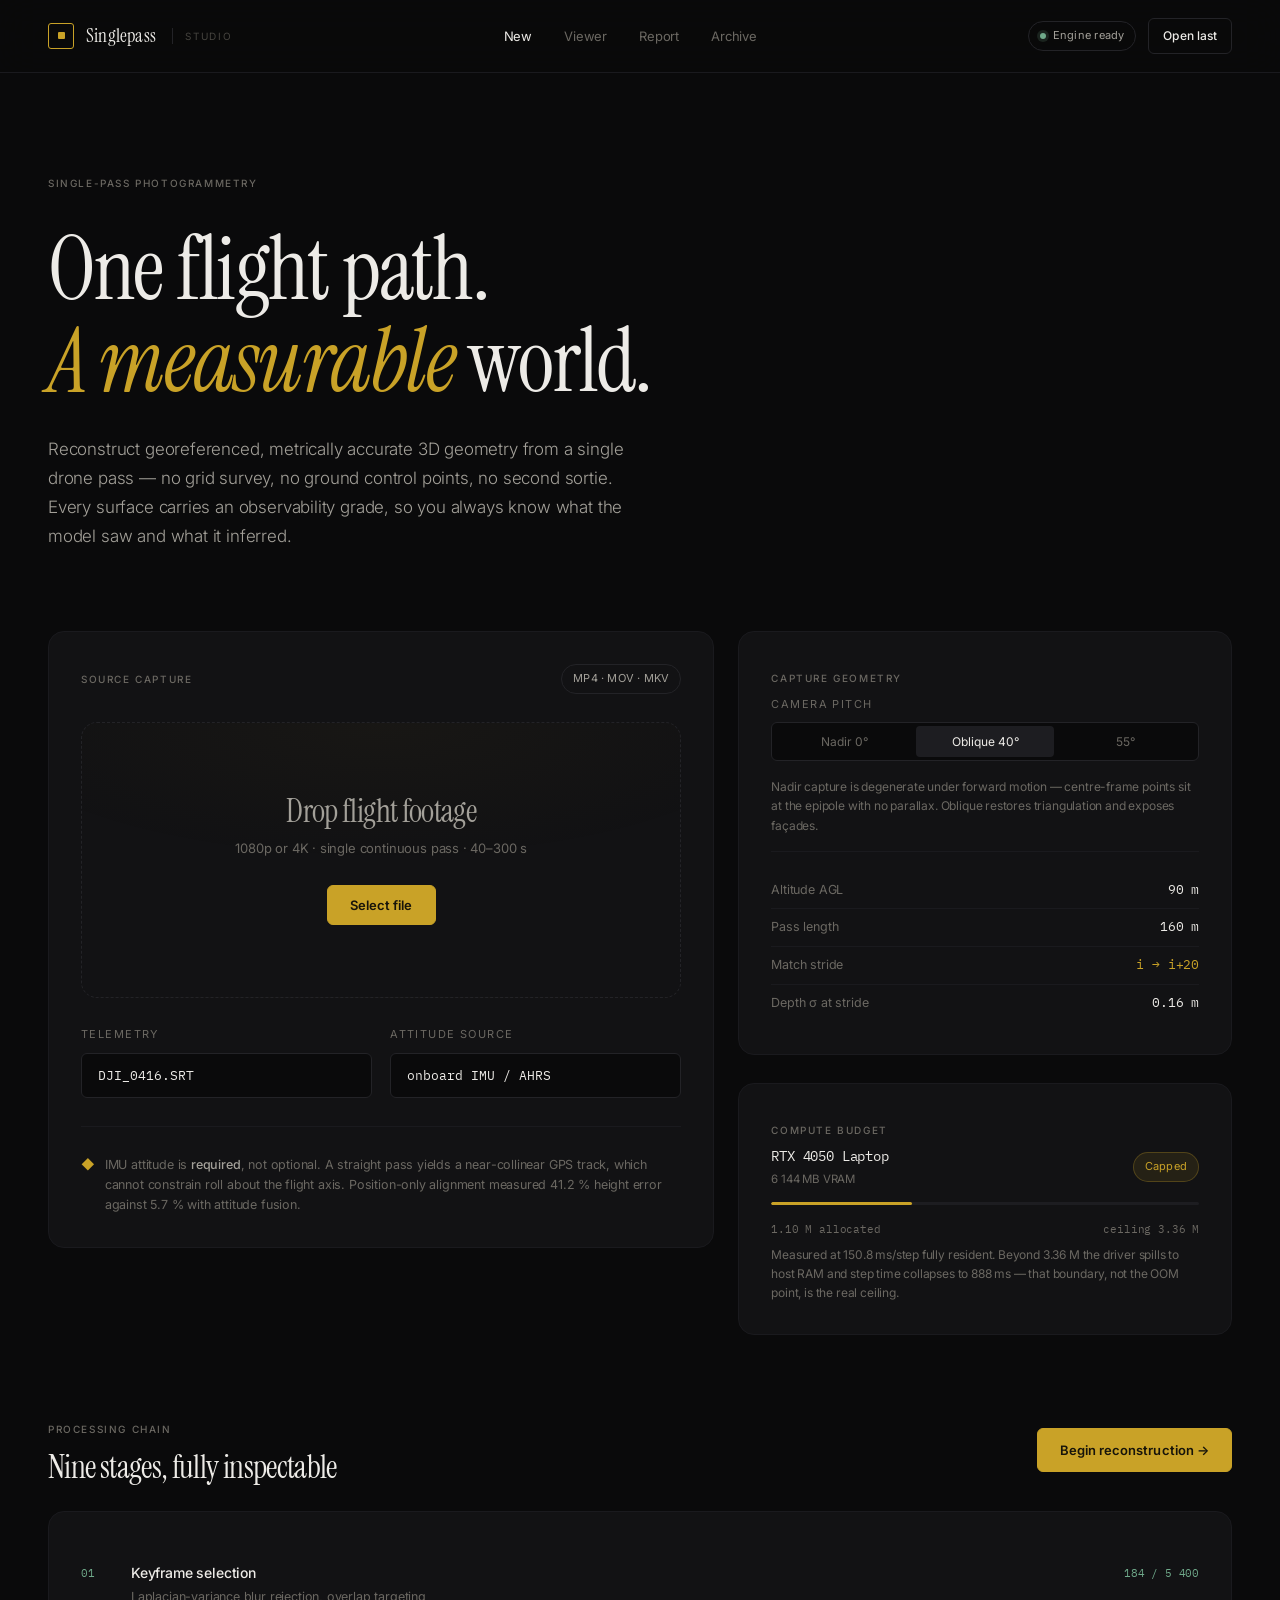
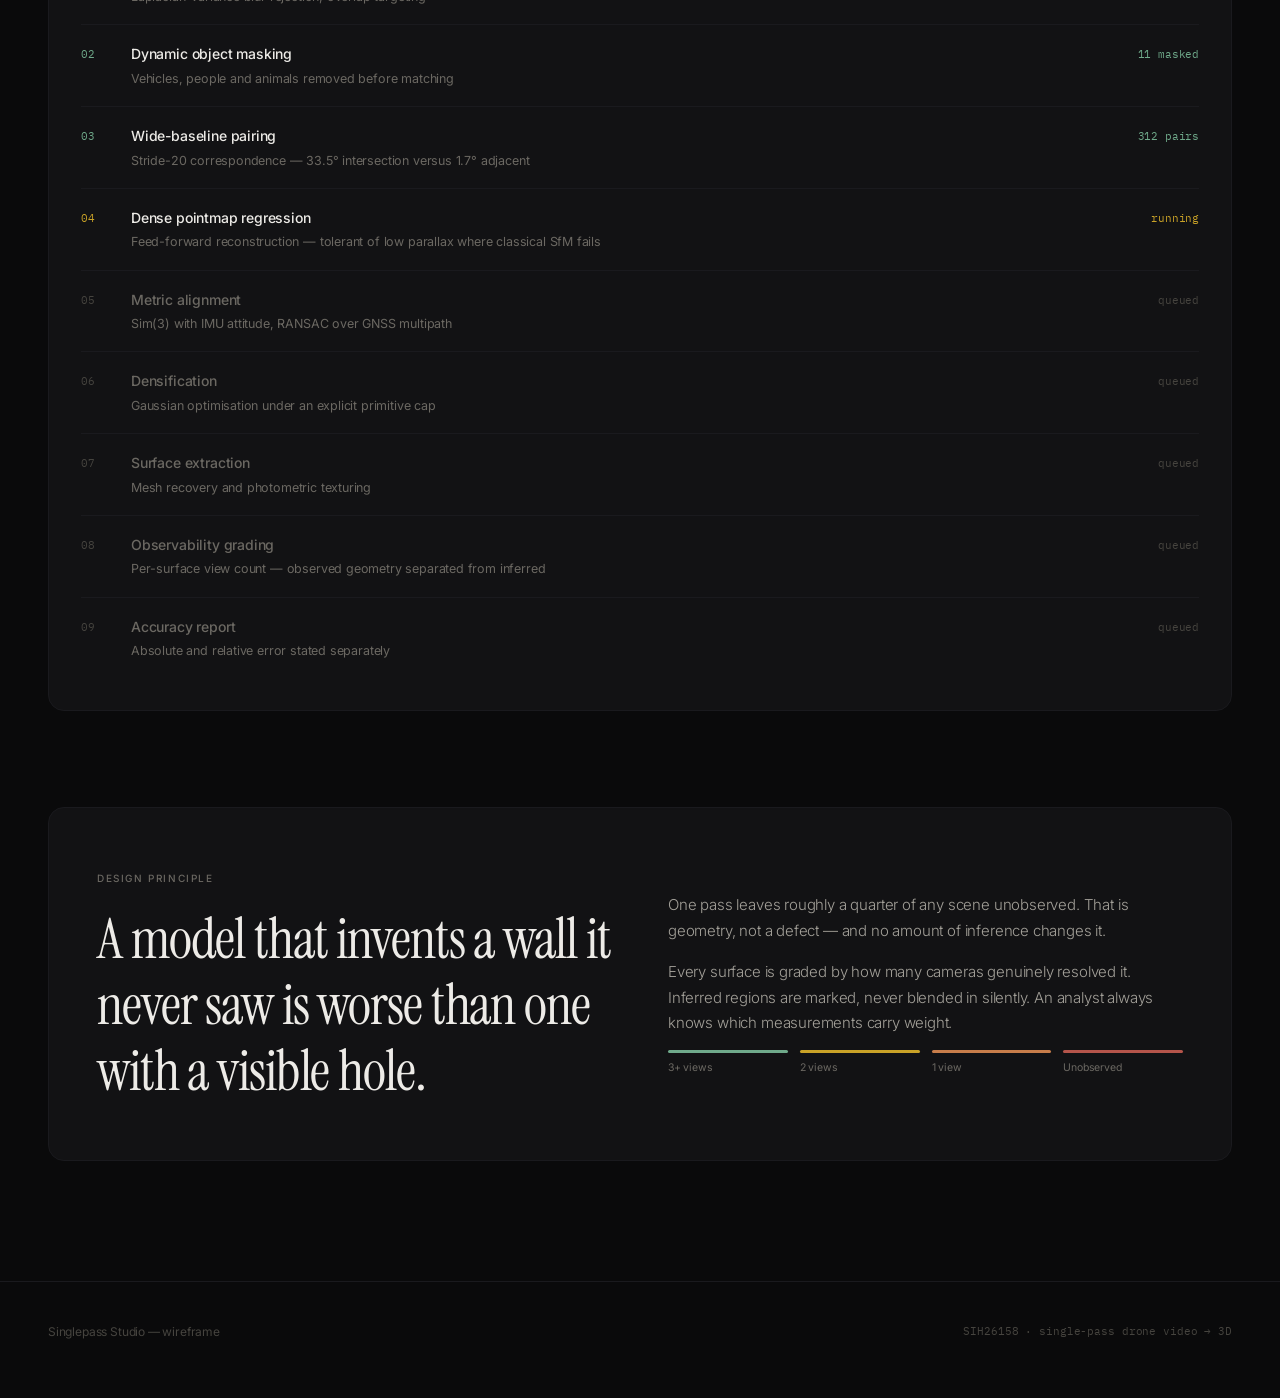
<file: web/index.html>
<!DOCTYPE html>
<html lang="en">
<head>
<meta charset="UTF-8">
<meta name="viewport" content="width=device-width, initial-scale=1">
<title>Singlepass Studio — New Reconstruction</title>
<link rel="stylesheet" href="styles.css">
</head>
<body>

<header class="topbar">
  <div class="shell topbar-inner">
    <a class="brand" href="index.html">
      <span class="brand-mark"></span>
      <span class="brand-name">Singlepass</span>
      <span class="brand-sub">Studio</span>
    </a>
    <nav class="nav">
      <a href="index.html" class="is-active">New</a>
      <a href="viewer.html">Viewer</a>
      <a href="report.html">Report</a>
      <a href="#">Archive</a>
    </nav>
    <div class="row">
      <span class="pill"><span class="dot dot-live"></span> Engine ready</span>
      <a href="viewer.html" class="btn btn-sm">Open last</a>
    </div>
  </div>
</header>

<main class="shell" style="padding-top:96px">

  <!-- ── hero ─────────────────────────────────────────── -->
  <section class="stack" style="max-width:820px">
    <span class="label">Single-pass photogrammetry</span>
    <h1 class="display display-xl">
      One flight path.<br>
      <em style="color:var(--accent)">A measurable</em> world.
    </h1>
    <p class="lede">
      Reconstruct georeferenced, metrically accurate 3D geometry from a single
      drone pass — no grid survey, no ground control points, no second sortie.
      Every surface carries an observability grade, so you always know what the
      model saw and what it inferred.
    </p>
  </section>

  <!-- ── intake ───────────────────────────────────────── -->
  <section style="margin-top:80px">
    <div class="grid-2" style="grid-template-columns:1.35fr 1fr;gap:24px;align-items:start">

      <div class="panel panel-pad stack">
        <div class="row-between">
          <span class="label">Source capture</span>
          <span class="pill">MP4 · MOV · MKV</span>
        </div>

        <div class="dropzone">
          <div class="display display-md" style="color:var(--text-2)">Drop flight footage</div>
          <p class="dim" style="font-size:13px;margin-top:10px">
            1080p or 4K · single continuous pass · 40–300 s
          </p>
          <button class="btn btn-primary" style="margin-top:26px">Select file</button>
        </div>

        <div class="grid-2" style="gap:18px">
          <div class="field">
            <label class="field-label">Telemetry</label>
            <input class="input" value="DJI_0416.SRT" readonly>
          </div>
          <div class="field">
            <label class="field-label">Attitude source</label>
            <input class="input" value="onboard IMU / AHRS" readonly>
          </div>
        </div>

        <div class="rule-top row" style="gap:10px;align-items:flex-start">
          <span style="color:var(--accent);font-size:13px;line-height:1.5">◆</span>
          <p class="dim" style="font-size:12.5px;line-height:1.6;margin:0">
            IMU attitude is <strong style="color:var(--text-2);font-weight:500">required</strong>, not optional.
            A straight pass yields a near-collinear GPS track, which cannot constrain roll about
            the flight axis. Position-only alignment measured 41.2 % height error against 5.7 %
            with attitude fusion.
          </p>
        </div>
      </div>

      <div class="stack" style="gap:20px">

        <div class="panel panel-pad stack-sm">
          <span class="label">Capture geometry</span>

          <div class="field" style="margin-top:6px">
            <label class="field-label">Camera pitch</label>
            <div class="seg" style="width:100%">
              <button style="flex:1">Nadir 0°</button>
              <button class="is-on" style="flex:1">Oblique 40°</button>
              <button style="flex:1">55°</button>
            </div>
          </div>

          <p class="dim" style="font-size:12px;line-height:1.6">
            Nadir capture is degenerate under forward motion — centre-frame points sit at
            the epipole with no parallax. Oblique restores triangulation and exposes façades.
          </p>

          <div class="rule-top" style="padding-top:20px">
            <div class="kv"><span class="kv-k">Altitude AGL</span><span class="kv-v">90 m</span></div>
            <div class="kv"><span class="kv-k">Pass length</span><span class="kv-v">160 m</span></div>
            <div class="kv"><span class="kv-k">Match stride</span><span class="kv-v accent">i → i+20</span></div>
            <div class="kv"><span class="kv-k">Depth σ at stride</span><span class="kv-v">0.16 m</span></div>
          </div>
        </div>

        <div class="panel panel-pad stack-sm">
          <span class="label">Compute budget</span>
          <div class="row-between" style="margin-top:4px">
            <div>
              <div class="kv-v" style="font-size:14px">RTX 4050 Laptop</div>
              <div class="dim" style="font-size:11.5px;margin-top:2px">6 144 MB VRAM</div>
            </div>
            <span class="pill pill-accent">Capped</span>
          </div>
          <div class="bar" style="margin-top:14px"><span style="width:33%;background:var(--accent)"></span></div>
          <div class="row-between dim" style="font-size:11px;font-family:'IBM Plex Mono',monospace">
            <span>1.10 M allocated</span><span>ceiling 3.36 M</span>
          </div>
          <p class="dim" style="font-size:12px;line-height:1.6;margin-top:6px">
            Measured at 150.8 ms/step fully resident. Beyond 3.36 M the driver spills to
            host RAM and step time collapses to 888 ms — that boundary, not the OOM point,
            is the real ceiling.
          </p>
        </div>

      </div>
    </div>
  </section>

  <!-- ── pipeline ─────────────────────────────────────── -->
  <section style="margin-top:80px">
    <div class="row-between" style="margin-bottom:26px">
      <div>
        <span class="label">Processing chain</span>
        <h2 class="display display-md" style="margin-top:10px">Nine stages, fully inspectable</h2>
      </div>
      <a href="viewer.html" class="btn btn-primary">Begin reconstruction →</a>
    </div>

    <div class="panel panel-pad">
      <div class="pipe">
        <div class="pipe-step is-done">
          <span class="pipe-idx">01</span>
          <div><div class="pipe-name">Keyframe selection</div>
            <div class="pipe-desc">Laplacian-variance blur rejection, overlap targeting</div></div>
          <span class="pipe-state">184 / 5 400</span>
        </div>
        <div class="pipe-step is-done">
          <span class="pipe-idx">02</span>
          <div><div class="pipe-name">Dynamic object masking</div>
            <div class="pipe-desc">Vehicles, people and animals removed before matching</div></div>
          <span class="pipe-state">11 masked</span>
        </div>
        <div class="pipe-step is-done">
          <span class="pipe-idx">03</span>
          <div><div class="pipe-name">Wide-baseline pairing</div>
            <div class="pipe-desc">Stride-20 correspondence — 33.5° intersection versus 1.7° adjacent</div></div>
          <span class="pipe-state">312 pairs</span>
        </div>
        <div class="pipe-step is-live">
          <span class="pipe-idx">04</span>
          <div><div class="pipe-name">Dense pointmap regression</div>
            <div class="pipe-desc">Feed-forward reconstruction — tolerant of low parallax where classical SfM fails</div></div>
          <span class="pipe-state">running</span>
        </div>
        <div class="pipe-step">
          <span class="pipe-idx">05</span>
          <div><div class="pipe-name">Metric alignment</div>
            <div class="pipe-desc">Sim(3) with IMU attitude, RANSAC over GNSS multipath</div></div>
          <span class="pipe-state">queued</span>
        </div>
        <div class="pipe-step">
          <span class="pipe-idx">06</span>
          <div><div class="pipe-name">Densification</div>
            <div class="pipe-desc">Gaussian optimisation under an explicit primitive cap</div></div>
          <span class="pipe-state">queued</span>
        </div>
        <div class="pipe-step">
          <span class="pipe-idx">07</span>
          <div><div class="pipe-name">Surface extraction</div>
            <div class="pipe-desc">Mesh recovery and photometric texturing</div></div>
          <span class="pipe-state">queued</span>
        </div>
        <div class="pipe-step">
          <span class="pipe-idx">08</span>
          <div><div class="pipe-name">Observability grading</div>
            <div class="pipe-desc">Per-surface view count — observed geometry separated from inferred</div></div>
          <span class="pipe-state">queued</span>
        </div>
        <div class="pipe-step">
          <span class="pipe-idx">09</span>
          <div><div class="pipe-name">Accuracy report</div>
            <div class="pipe-desc">Absolute and relative error stated separately</div></div>
          <span class="pipe-state">queued</span>
        </div>
      </div>
    </div>
  </section>

  <!-- ── principle ────────────────────────────────────── -->
  <section style="margin-top:96px">
    <div class="panel panel-pad" style="padding:56px 48px">
      <div class="grid-2" style="gap:56px;align-items:center">
        <div class="stack-sm">
          <span class="label">Design principle</span>
          <p class="display display-lg" style="line-height:1.18">
            A model that invents a wall it never saw is worse than one with a visible hole.
          </p>
        </div>
        <div class="stack-sm">
          <p class="lede" style="font-size:15px">
            One pass leaves roughly a quarter of any scene unobserved. That is geometry,
            not a defect — and no amount of inference changes it.
          </p>
          <p class="lede" style="font-size:15px">
            Every surface is graded by how many cameras genuinely resolved it. Inferred
            regions are marked, never blended in silently. An analyst always knows which
            measurements carry weight.
          </p>
          <div class="grid-4" style="gap:12px;margin-top:14px">
            <div><div class="legend-sw" style="background:var(--conf-high);width:100%"></div><div class="dim" style="font-size:10.5px;margin-top:7px">3+ views</div></div>
            <div><div class="legend-sw" style="background:var(--conf-mid);width:100%"></div><div class="dim" style="font-size:10.5px;margin-top:7px">2 views</div></div>
            <div><div class="legend-sw" style="background:var(--conf-low);width:100%"></div><div class="dim" style="font-size:10.5px;margin-top:7px">1 view</div></div>
            <div><div class="legend-sw" style="background:var(--conf-none);width:100%"></div><div class="dim" style="font-size:10.5px;margin-top:7px">Unobserved</div></div>
          </div>
        </div>
      </div>
    </div>
  </section>

</main>

<footer>
  <div class="shell row-between">
    <span>Singlepass Studio — wireframe</span>
    <span class="mono" style="font-size:11px">SIH26158 · single-pass drone video → 3D</span>
  </div>
</footer>

</body>
</html>
</file>
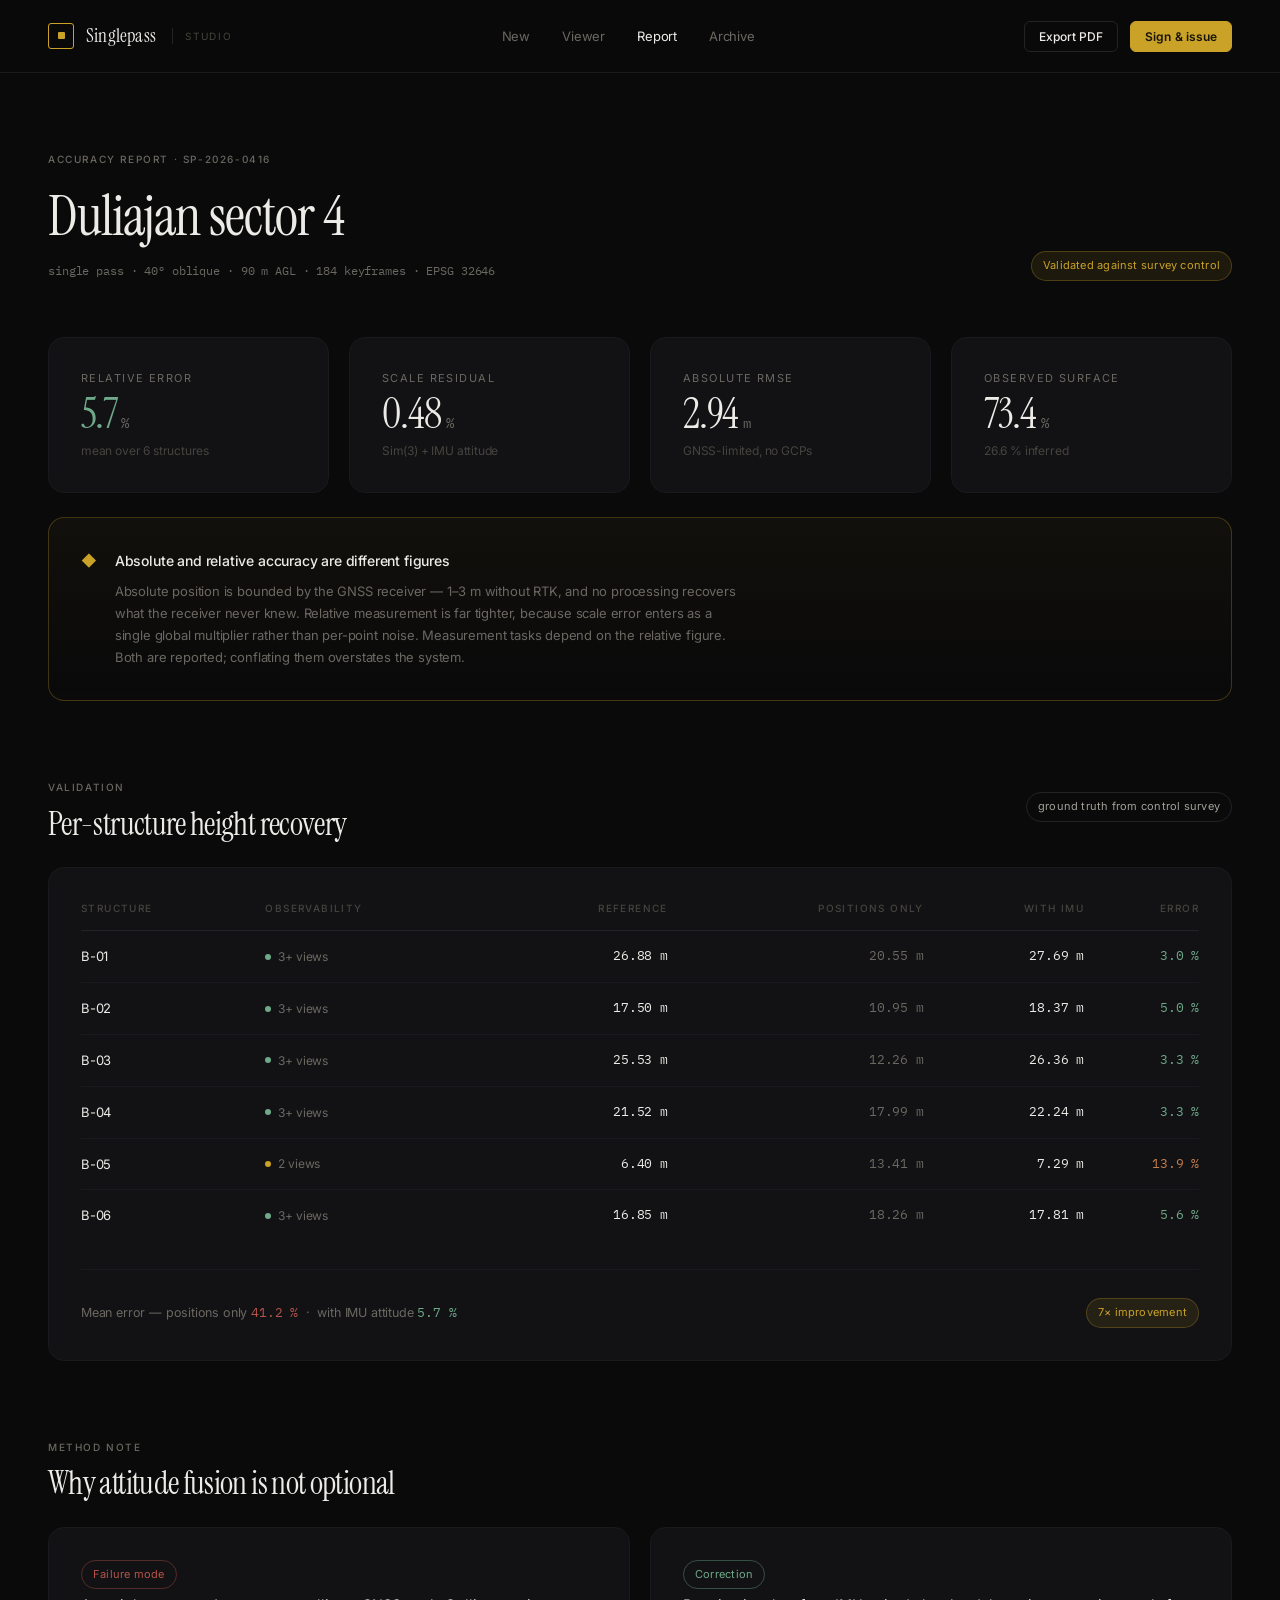
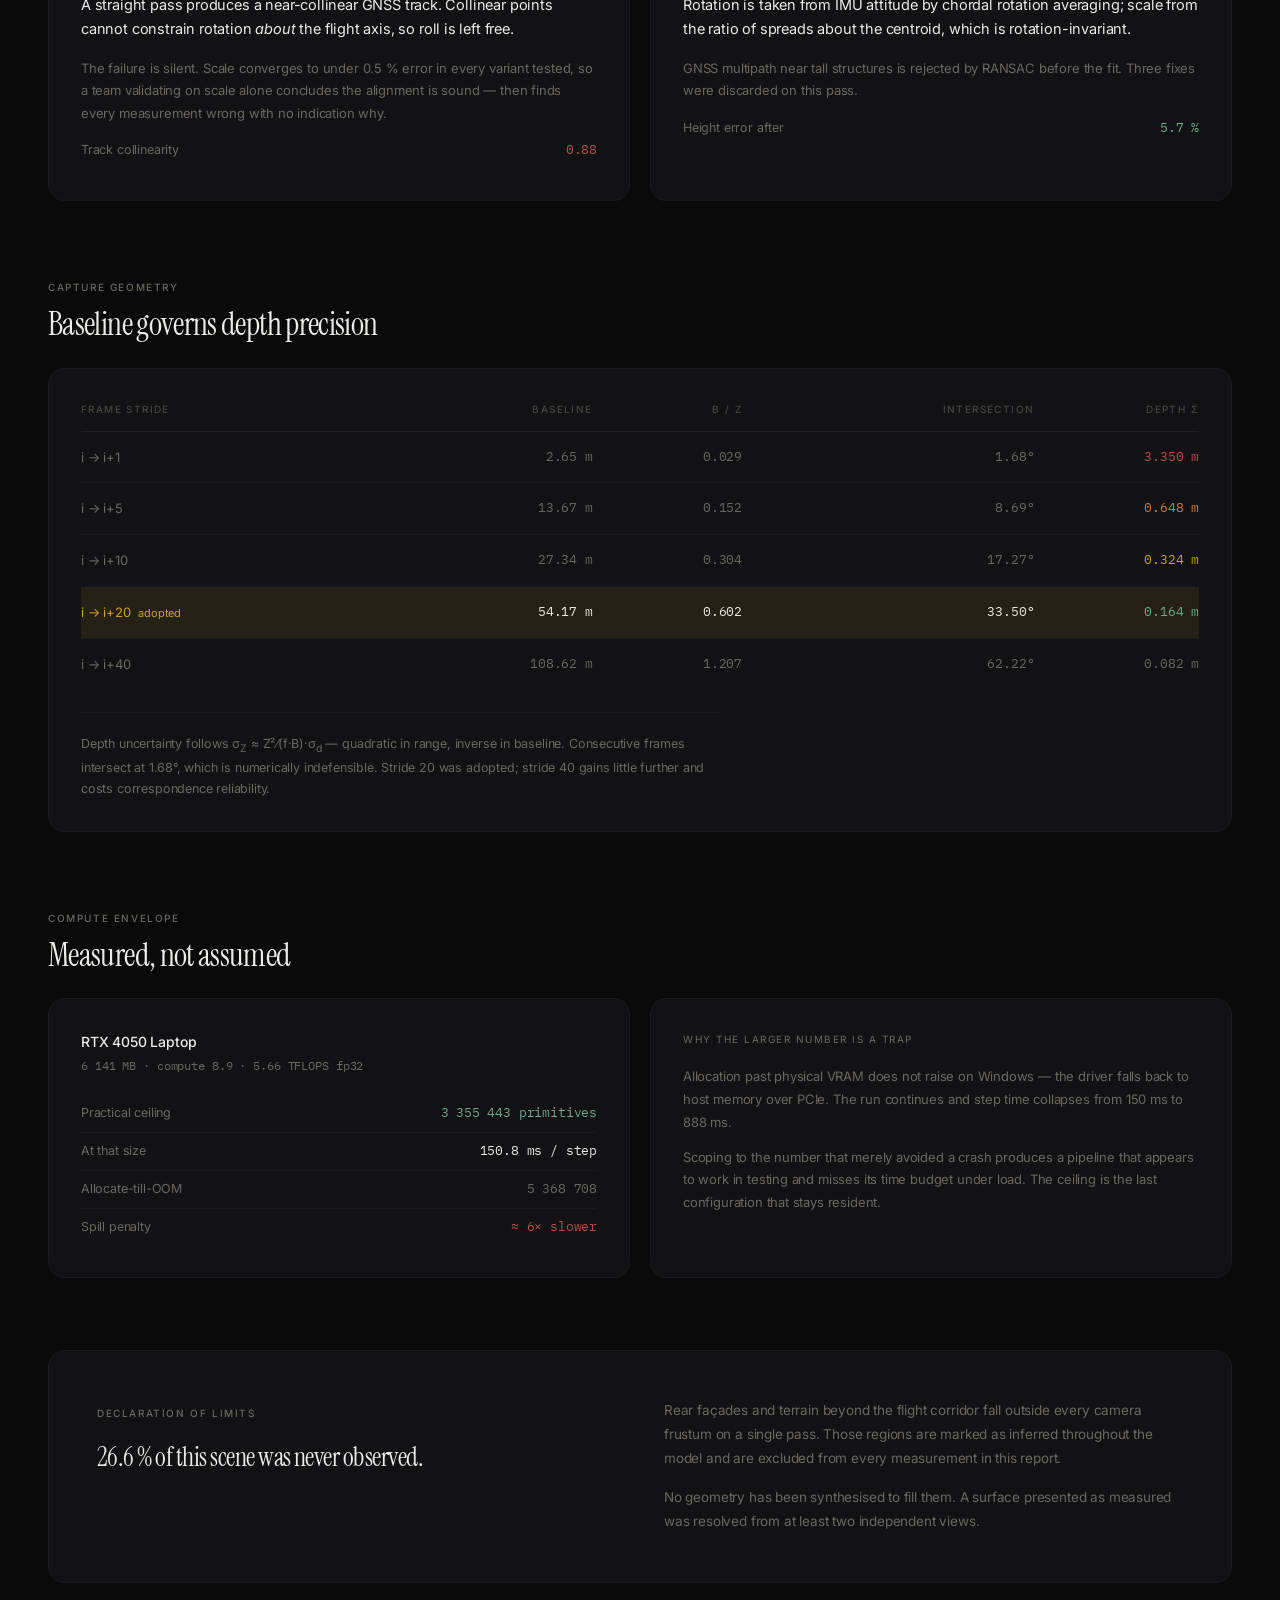
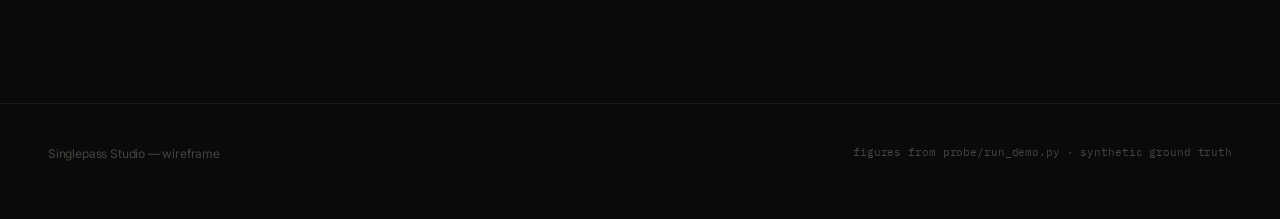
<file: web/report.html>
<!DOCTYPE html>
<html lang="en">
<head>
<meta charset="UTF-8">
<meta name="viewport" content="width=device-width, initial-scale=1">
<title>Singlepass Studio — Accuracy Report</title>
<link rel="stylesheet" href="styles.css">
</head>
<body>

<header class="topbar">
  <div class="shell topbar-inner">
    <a class="brand" href="index.html">
      <span class="brand-mark"></span>
      <span class="brand-name">Singlepass</span>
      <span class="brand-sub">Studio</span>
    </a>
    <nav class="nav">
      <a href="index.html">New</a>
      <a href="viewer.html">Viewer</a>
      <a href="report.html" class="is-active">Report</a>
      <a href="#">Archive</a>
    </nav>
    <div class="row">
      <button class="btn btn-sm">Export PDF</button>
      <button class="btn btn-primary btn-sm">Sign &amp; issue</button>
    </div>
  </div>
</header>

<main class="shell" style="padding-top:72px">

  <!-- ── masthead ─────────────────────────────────────── -->
  <section class="row-between" style="align-items:flex-end">
    <div class="stack-sm">
      <span class="label">Accuracy report · SP-2026-0416</span>
      <h1 class="display display-lg">Duliajan sector 4</h1>
      <p class="dim mono" style="font-size:12px">
        single pass · 40° oblique · 90 m AGL · 184 keyframes · EPSG 32646
      </p>
    </div>
    <span class="pill pill-accent">Validated against survey control</span>
  </section>

  <!-- ── headline metrics ─────────────────────────────── -->
  <section class="grid-4" style="margin-top:56px">
    <div class="panel panel-pad metric">
      <span class="metric-label">Relative error</span>
      <span class="metric-value" style="color:var(--conf-high)">5.7<span class="unit">%</span></span>
      <span class="metric-note">mean over 6 structures</span>
    </div>
    <div class="panel panel-pad metric">
      <span class="metric-label">Scale residual</span>
      <span class="metric-value">0.48<span class="unit">%</span></span>
      <span class="metric-note">Sim(3) + IMU attitude</span>
    </div>
    <div class="panel panel-pad metric">
      <span class="metric-label">Absolute RMSE</span>
      <span class="metric-value">2.94<span class="unit">m</span></span>
      <span class="metric-note">GNSS-limited, no GCPs</span>
    </div>
    <div class="panel panel-pad metric">
      <span class="metric-label">Observed surface</span>
      <span class="metric-value">73.4<span class="unit">%</span></span>
      <span class="metric-note">26.6 % inferred</span>
    </div>
  </section>

  <!-- ── the distinction ──────────────────────────────── -->
  <section style="margin-top:24px">
    <div class="panel panel-pad" style="border-color:var(--accent-mid);background:linear-gradient(180deg,rgba(201,162,39,.045),transparent)">
      <div class="row" style="align-items:flex-start;gap:18px">
        <span class="accent" style="font-size:15px;line-height:1.4">◆</span>
        <div>
          <div style="font-size:14px;font-weight:500;margin-bottom:7px">Absolute and relative accuracy are different figures</div>
          <p class="dim" style="font-size:13px;line-height:1.7;margin:0;max-width:78ch">
            Absolute position is bounded by the GNSS receiver — 1–3 m without RTK, and no
            processing recovers what the receiver never knew. Relative measurement is far
            tighter, because scale error enters as a single global multiplier rather than
            per-point noise. Measurement tasks depend on the relative figure. Both are
            reported; conflating them overstates the system.
          </p>
        </div>
      </div>
    </div>
  </section>

  <!-- ── per-structure ────────────────────────────────── -->
  <section style="margin-top:72px">
    <div class="row-between" style="margin-bottom:26px">
      <div>
        <span class="label">Validation</span>
        <h2 class="display display-md" style="margin-top:9px">Per-structure height recovery</h2>
      </div>
      <span class="pill">ground truth from control survey</span>
    </div>

    <div class="panel panel-pad">
      <table class="table">
        <thead>
          <tr>
            <th>Structure</th>
            <th>Observability</th>
            <th style="text-align:right">Reference</th>
            <th style="text-align:right">Positions only</th>
            <th style="text-align:right">With IMU</th>
            <th style="text-align:right">Error</th>
          </tr>
        </thead>
        <tbody>
          <tr>
            <td>B-01</td>
            <td><span class="row" style="gap:7px"><span class="dot" style="background:var(--conf-high)"></span><span class="dim" style="font-size:12px">3+ views</span></span></td>
            <td class="num" style="text-align:right">26.88 m</td>
            <td class="num dim" style="text-align:right">20.55 m</td>
            <td class="num" style="text-align:right">27.69 m</td>
            <td class="num" style="text-align:right;color:var(--conf-high)">3.0 %</td>
          </tr>
          <tr>
            <td>B-02</td>
            <td><span class="row" style="gap:7px"><span class="dot" style="background:var(--conf-high)"></span><span class="dim" style="font-size:12px">3+ views</span></span></td>
            <td class="num" style="text-align:right">17.50 m</td>
            <td class="num dim" style="text-align:right">10.95 m</td>
            <td class="num" style="text-align:right">18.37 m</td>
            <td class="num" style="text-align:right;color:var(--conf-high)">5.0 %</td>
          </tr>
          <tr>
            <td>B-03</td>
            <td><span class="row" style="gap:7px"><span class="dot" style="background:var(--conf-high)"></span><span class="dim" style="font-size:12px">3+ views</span></span></td>
            <td class="num" style="text-align:right">25.53 m</td>
            <td class="num dim" style="text-align:right">12.26 m</td>
            <td class="num" style="text-align:right">26.36 m</td>
            <td class="num" style="text-align:right;color:var(--conf-high)">3.3 %</td>
          </tr>
          <tr>
            <td>B-04</td>
            <td><span class="row" style="gap:7px"><span class="dot" style="background:var(--conf-high)"></span><span class="dim" style="font-size:12px">3+ views</span></span></td>
            <td class="num" style="text-align:right">21.52 m</td>
            <td class="num dim" style="text-align:right">17.99 m</td>
            <td class="num" style="text-align:right">22.24 m</td>
            <td class="num" style="text-align:right;color:var(--conf-high)">3.3 %</td>
          </tr>
          <tr>
            <td>B-05</td>
            <td><span class="row" style="gap:7px"><span class="dot" style="background:var(--conf-mid)"></span><span class="dim" style="font-size:12px">2 views</span></span></td>
            <td class="num" style="text-align:right">6.40 m</td>
            <td class="num dim" style="text-align:right">13.41 m</td>
            <td class="num" style="text-align:right">7.29 m</td>
            <td class="num" style="text-align:right;color:var(--conf-low)">13.9 %</td>
          </tr>
          <tr>
            <td>B-06</td>
            <td><span class="row" style="gap:7px"><span class="dot" style="background:var(--conf-high)"></span><span class="dim" style="font-size:12px">3+ views</span></span></td>
            <td class="num" style="text-align:right">16.85 m</td>
            <td class="num dim" style="text-align:right">18.26 m</td>
            <td class="num" style="text-align:right">17.81 m</td>
            <td class="num" style="text-align:right;color:var(--conf-high)">5.6 %</td>
          </tr>
        </tbody>
      </table>

      <div class="rule-top row-between" style="margin-top:28px">
        <span class="dim" style="font-size:12.5px">
          Mean error — positions only <span class="mono" style="color:var(--conf-none)">41.2 %</span>
          &nbsp;·&nbsp; with IMU attitude <span class="mono" style="color:var(--conf-high)">5.7 %</span>
        </span>
        <span class="pill pill-accent">7× improvement</span>
      </div>
    </div>
  </section>

  <!-- ── why ──────────────────────────────────────────── -->
  <section style="margin-top:72px">
    <span class="label">Method note</span>
    <h2 class="display display-md" style="margin-top:9px;margin-bottom:26px">Why attitude fusion is not optional</h2>

    <div class="grid-2" style="gap:20px">
      <div class="panel panel-pad stack-sm">
        <span class="pill" style="color:var(--conf-none);border-color:rgba(180,84,74,.4)">Failure mode</span>
        <p style="font-size:14.5px;line-height:1.65;margin-top:4px">
          A straight pass produces a near-collinear GNSS track. Collinear points cannot
          constrain rotation <em>about</em> the flight axis, so roll is left free.
        </p>
        <p class="dim" style="font-size:13px;line-height:1.7">
          The failure is silent. Scale converges to under 0.5 % error in every variant
          tested, so a team validating on scale alone concludes the alignment is sound —
          then finds every measurement wrong with no indication why.
        </p>
        <div class="kv" style="margin-top:8px"><span class="kv-k">Track collinearity</span><span class="kv-v" style="color:var(--conf-none)">0.88</span></div>
      </div>

      <div class="panel panel-pad stack-sm">
        <span class="pill" style="color:var(--conf-high);border-color:rgba(111,169,138,.4)">Correction</span>
        <p style="font-size:14.5px;line-height:1.65;margin-top:4px">
          Rotation is taken from IMU attitude by chordal rotation averaging; scale from the
          ratio of spreads about the centroid, which is rotation-invariant.
        </p>
        <p class="dim" style="font-size:13px;line-height:1.7">
          GNSS multipath near tall structures is rejected by RANSAC before the fit. Three
          fixes were discarded on this pass.
        </p>
        <div class="kv" style="margin-top:8px"><span class="kv-k">Height error after</span><span class="kv-v" style="color:var(--conf-high)">5.7 %</span></div>
      </div>
    </div>
  </section>

  <!-- ── geometry budget ──────────────────────────────── -->
  <section style="margin-top:72px">
    <span class="label">Capture geometry</span>
    <h2 class="display display-md" style="margin-top:9px;margin-bottom:26px">Baseline governs depth precision</h2>

    <div class="panel panel-pad">
      <table class="table">
        <thead>
          <tr>
            <th>Frame stride</th>
            <th style="text-align:right">Baseline</th>
            <th style="text-align:right">B / Z</th>
            <th style="text-align:right">Intersection</th>
            <th style="text-align:right">Depth σ</th>
          </tr>
        </thead>
        <tbody>
          <tr><td class="dim">i → i+1</td><td class="num dim" style="text-align:right">2.65 m</td><td class="num dim" style="text-align:right">0.029</td><td class="num dim" style="text-align:right">1.68°</td><td class="num" style="text-align:right;color:var(--conf-none)">3.350 m</td></tr>
          <tr><td class="dim">i → i+5</td><td class="num dim" style="text-align:right">13.67 m</td><td class="num dim" style="text-align:right">0.152</td><td class="num dim" style="text-align:right">8.69°</td><td class="num" style="text-align:right;color:var(--conf-low)">0.648 m</td></tr>
          <tr><td class="dim">i → i+10</td><td class="num dim" style="text-align:right">27.34 m</td><td class="num dim" style="text-align:right">0.304</td><td class="num dim" style="text-align:right">17.27°</td><td class="num" style="text-align:right;color:var(--conf-mid)">0.324 m</td></tr>
          <tr style="background:var(--accent-lo)"><td class="accent">i → i+20 &nbsp;<span style="font-size:11px">adopted</span></td><td class="num" style="text-align:right">54.17 m</td><td class="num" style="text-align:right">0.602</td><td class="num" style="text-align:right">33.50°</td><td class="num" style="text-align:right;color:var(--conf-high)">0.164 m</td></tr>
          <tr><td class="dim">i → i+40</td><td class="num dim" style="text-align:right">108.62 m</td><td class="num dim" style="text-align:right">1.207</td><td class="num dim" style="text-align:right">62.22°</td><td class="num dim" style="text-align:right">0.082 m</td></tr>
        </tbody>
      </table>
      <p class="dim" style="font-size:12.5px;line-height:1.7;margin-top:22px;padding-top:20px;border-top:1px solid var(--line-soft);max-width:80ch">
        Depth uncertainty follows σ<sub>Z</sub> ≈ Z²⁄(f·B)·σ<sub>d</sub> — quadratic in range,
        inverse in baseline. Consecutive frames intersect at 1.68°, which is numerically
        indefensible. Stride 20 was adopted; stride 40 gains little further and costs
        correspondence reliability.
      </p>
    </div>
  </section>

  <!-- ── compute ──────────────────────────────────────── -->
  <section style="margin-top:72px">
    <span class="label">Compute envelope</span>
    <h2 class="display display-md" style="margin-top:9px;margin-bottom:26px">Measured, not assumed</h2>

    <div class="grid-2" style="gap:20px;grid-template-columns:1fr 1fr">
      <div class="panel panel-pad">
        <div class="row-between" style="margin-bottom:20px">
          <div>
            <div style="font-size:14px;font-weight:500">RTX 4050 Laptop</div>
            <div class="dim mono" style="font-size:11.5px;margin-top:3px">6 141 MB · compute 8.9 · 5.66 TFLOPS fp32</div>
          </div>
        </div>
        <div class="kv"><span class="kv-k">Practical ceiling</span><span class="kv-v" style="color:var(--conf-high)">3 355 443 primitives</span></div>
        <div class="kv"><span class="kv-k">At that size</span><span class="kv-v">150.8 ms / step</span></div>
        <div class="kv"><span class="kv-k">Allocate-till-OOM</span><span class="kv-v dim">5 368 708</span></div>
        <div class="kv"><span class="kv-k">Spill penalty</span><span class="kv-v" style="color:var(--conf-none)">≈ 6× slower</span></div>
      </div>

      <div class="panel panel-pad">
        <div class="card-title" style="margin-bottom:18px">Why the larger number is a trap</div>
        <p class="dim" style="font-size:13px;line-height:1.75">
          Allocation past physical VRAM does not raise on Windows — the driver falls back
          to host memory over PCIe. The run continues and step time collapses from
          150 ms to 888 ms.
        </p>
        <p class="dim" style="font-size:13px;line-height:1.75;margin-top:12px">
          Scoping to the number that merely avoided a crash produces a pipeline that
          appears to work in testing and misses its time budget under load. The ceiling
          is the last configuration that stays resident.
        </p>
      </div>
    </div>
  </section>

  <!-- ── declaration ──────────────────────────────────── -->
  <section style="margin-top:72px;margin-bottom:40px">
    <div class="panel panel-pad" style="padding:48px">
      <div class="grid-2" style="gap:48px;align-items:start">
        <div class="stack-sm">
          <span class="label">Declaration of limits</span>
          <p class="display" style="font-size:26px;line-height:1.3">
            26.6 % of this scene was never observed.
          </p>
        </div>
        <div class="stack-sm">
          <p class="dim" style="font-size:13.5px;line-height:1.75">
            Rear façades and terrain beyond the flight corridor fall outside every camera
            frustum on a single pass. Those regions are marked as inferred throughout the
            model and are excluded from every measurement in this report.
          </p>
          <p class="dim" style="font-size:13.5px;line-height:1.75">
            No geometry has been synthesised to fill them. A surface presented as measured
            was resolved from at least two independent views.
          </p>
        </div>
      </div>
    </div>
  </section>

</main>

<footer>
  <div class="shell row-between">
    <span>Singlepass Studio — wireframe</span>
    <span class="mono" style="font-size:11px">figures from probe/run_demo.py · synthetic ground truth</span>
  </div>
</footer>

</body>
</html>
</file>
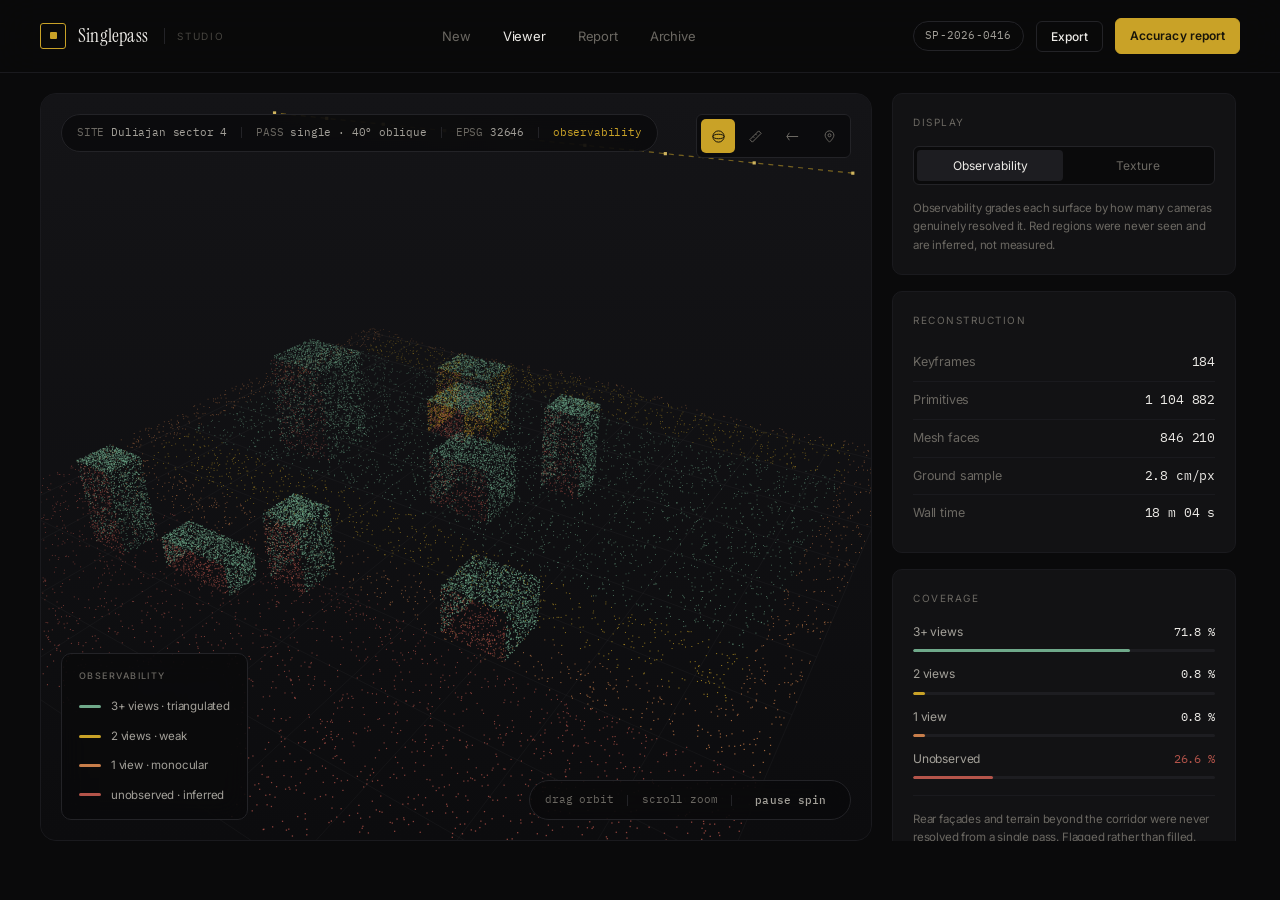
<file: web/viewer.html>
<!DOCTYPE html>
<html lang="en">
<head>
<meta charset="UTF-8">
<meta name="viewport" content="width=device-width, initial-scale=1">
<title>Singlepass Studio — Viewer</title>
<link rel="stylesheet" href="styles.css">
</head>
<body>

<header class="topbar">
  <div class="shell-wide topbar-inner">
    <a class="brand" href="index.html">
      <span class="brand-mark"></span>
      <span class="brand-name">Singlepass</span>
      <span class="brand-sub">Studio</span>
    </a>
    <nav class="nav">
      <a href="index.html">New</a>
      <a href="viewer.html" class="is-active">Viewer</a>
      <a href="report.html">Report</a>
      <a href="#">Archive</a>
    </nav>
    <div class="row">
      <span class="pill mono" style="font-size:11px">SP-2026-0416</span>
      <button class="btn btn-sm">Export</button>
      <a href="report.html" class="btn btn-primary btn-sm">Accuracy report</a>
    </div>
  </div>
</header>

<main class="shell-wide">
  <div class="viewer-grid">

    <!-- ── stage ─────────────────────────────────────── -->
    <div class="stage">
      <canvas id="stage"></canvas>

      <div class="stage-overlay">
        <div class="row" style="align-items:flex-start;justify-content:space-between">
          <div class="hud">
            <span><span class="dim">SITE</span> Duliajan sector 4</span>
            <span class="sep"></span>
            <span><span class="dim">PASS</span> single · 40° oblique</span>
            <span class="sep"></span>
            <span><span class="dim">EPSG</span> 32646</span>
            <span class="sep"></span>
            <span class="accent" id="hud-mode">observability</span>
          </div>

          <div class="tools">
            <button class="tool is-on" data-tool="orbit" title="Orbit">
              <svg width="15" height="15" viewBox="0 0 24 24" fill="none" stroke="currentColor" stroke-width="1.6"><circle cx="12" cy="12" r="9"/><ellipse cx="12" cy="12" rx="9" ry="3.6"/></svg>
            </button>
            <button class="tool" data-tool="measure" title="Measure">
              <svg width="15" height="15" viewBox="0 0 24 24" fill="none" stroke="currentColor" stroke-width="1.6"><path d="M3 17 17 3l4 4L7 21z"/><path d="M8 12l2 2M12 8l2 2"/></svg>
            </button>
            <button class="tool" data-tool="section" title="Section">
              <svg width="15" height="15" viewBox="0 0 24 24" fill="none" stroke="currentColor" stroke-width="1.6"><path d="M3 12h18M7 6l-4 6 4 6"/></svg>
            </button>
            <button class="tool" data-tool="pin" title="Annotate">
              <svg width="15" height="15" viewBox="0 0 24 24" fill="none" stroke="currentColor" stroke-width="1.6"><path d="M12 21s7-6.3 7-11a7 7 0 1 0-14 0c0 4.7 7 11 7 11z"/><circle cx="12" cy="10" r="2.4"/></svg>
            </button>
          </div>
        </div>

        <div class="row" style="align-items:flex-end;justify-content:space-between">
          <div class="legend">
            <span class="label" style="font-size:9px;margin-bottom:3px">Observability</span>
            <div class="legend-row"><span class="legend-sw" style="background:var(--conf-high)"></span> 3+ views · triangulated</div>
            <div class="legend-row"><span class="legend-sw" style="background:var(--conf-mid)"></span> 2 views · weak</div>
            <div class="legend-row"><span class="legend-sw" style="background:var(--conf-low)"></span> 1 view · monocular</div>
            <div class="legend-row"><span class="legend-sw" style="background:var(--conf-none)"></span> unobserved · inferred</div>
          </div>

          <div class="hud" style="align-self:flex-end">
            <span class="dim">drag orbit</span>
            <span class="sep"></span>
            <span class="dim">scroll zoom</span>
            <span class="sep"></span>
            <button id="btn-rotate" class="btn-ghost btn btn-sm" style="padding:2px 8px;font-size:11px">pause spin</button>
          </div>
        </div>
      </div>
    </div>

    <!-- ── side panel ────────────────────────────────── -->
    <aside class="side">

      <div class="card">
        <div class="card-title">Display</div>
        <div class="seg" style="width:100%">
          <button class="is-on" data-mode="confidence" style="flex:1">Observability</button>
          <button data-mode="material" style="flex:1">Texture</button>
        </div>
        <p class="dim" style="font-size:11.5px;line-height:1.6;margin-top:14px">
          Observability grades each surface by how many cameras genuinely resolved it.
          Red regions were never seen and are inferred, not measured.
        </p>
      </div>

      <div class="card">
        <div class="card-title">Reconstruction</div>
        <div class="kv"><span class="kv-k">Keyframes</span><span class="kv-v">184</span></div>
        <div class="kv"><span class="kv-k">Primitives</span><span class="kv-v">1 104 882</span></div>
        <div class="kv"><span class="kv-k">Mesh faces</span><span class="kv-v">846 210</span></div>
        <div class="kv"><span class="kv-k">Ground sample</span><span class="kv-v">2.8 cm/px</span></div>
        <div class="kv"><span class="kv-k">Wall time</span><span class="kv-v">18 m 04 s</span></div>
      </div>

      <div class="card">
        <div class="card-title">Coverage</div>
        <div class="stack-xs" style="margin-bottom:4px">
          <div class="row-between" style="font-size:12px">
            <span class="muted">3+ views</span><span class="mono">71.8 %</span>
          </div>
          <div class="bar"><span style="width:71.8%;background:var(--conf-high)"></span></div>
        </div>
        <div class="stack-xs" style="margin:12px 0 4px">
          <div class="row-between" style="font-size:12px">
            <span class="muted">2 views</span><span class="mono">0.8 %</span>
          </div>
          <div class="bar"><span style="width:4%;background:var(--conf-mid)"></span></div>
        </div>
        <div class="stack-xs" style="margin:12px 0 4px">
          <div class="row-between" style="font-size:12px">
            <span class="muted">1 view</span><span class="mono">0.8 %</span>
          </div>
          <div class="bar"><span style="width:4%;background:var(--conf-low)"></span></div>
        </div>
        <div class="stack-xs" style="margin:12px 0 4px">
          <div class="row-between" style="font-size:12px">
            <span class="muted">Unobserved</span><span class="mono" style="color:var(--conf-none)">26.6 %</span>
          </div>
          <div class="bar"><span style="width:26.6%;background:var(--conf-none)"></span></div>
        </div>
        <p class="dim" style="font-size:11.5px;line-height:1.6;margin-top:16px;padding-top:14px;border-top:1px solid var(--line-soft)">
          Rear façades and terrain beyond the corridor were never resolved from a single pass.
          Flagged rather than filled.
        </p>
      </div>

      <div class="card">
        <div class="card-title">Measurements</div>
        <div class="meas">
          <div><div class="meas-name">Structure B-03 height</div><div class="meas-sub">3+ views · high</div></div>
          <div class="meas-val">26.36 m</div>
        </div>
        <div class="meas">
          <div><div class="meas-name">Access road width</div><div class="meas-sub">3+ views · high</div></div>
          <div class="meas-val">7.14 m</div>
        </div>
        <div class="meas">
          <div><div class="meas-name">B-03 → B-07 span</div><div class="meas-sub">3+ views · high</div></div>
          <div class="meas-val">48.92 m</div>
        </div>
        <div class="meas">
          <div><div class="meas-name">Rear façade depth</div><div class="meas-sub" style="color:var(--conf-none)">unobserved · inferred</div></div>
          <div class="meas-val" style="color:var(--text-4)">— —</div>
        </div>
        <button class="btn btn-sm" style="width:100%;margin-top:16px">Add measurement</button>
      </div>

      <div class="card">
        <div class="card-title">Georeference</div>
        <div class="kv"><span class="kv-k">Alignment</span><span class="kv-v accent">Sim(3) + IMU</span></div>
        <div class="kv"><span class="kv-k">Scale residual</span><span class="kv-v">0.48 %</span></div>
        <div class="kv"><span class="kv-k">Track RMSE</span><span class="kv-v">2.94 m</span></div>
        <div class="kv"><span class="kv-k">Relative error</span><span class="kv-v" style="color:var(--conf-high)">5.7 %</span></div>
        <div class="kv"><span class="kv-k">GNSS outliers</span><span class="kv-v">3 rejected</span></div>
      </div>

    </aside>
  </div>
</main>

<script type="module">
import { mountViewer } from './scene.js';

const api = mountViewer(document.getElementById('stage'));

document.querySelectorAll('[data-mode]').forEach(b => {
  b.addEventListener('click', () => {
    document.querySelectorAll('[data-mode]').forEach(x => x.classList.remove('is-on'));
    b.classList.add('is-on');
    api.setMode(b.dataset.mode);
    document.getElementById('hud-mode').textContent =
      b.dataset.mode === 'confidence' ? 'observability' : 'texture';
  });
});

document.querySelectorAll('.tool').forEach(t => {
  t.addEventListener('click', () => {
    document.querySelectorAll('.tool').forEach(x => x.classList.remove('is-on'));
    t.classList.add('is-on');
  });
});

const rot = document.getElementById('btn-rotate');
let spinning = true;
rot.addEventListener('click', () => {
  api.toggleRotate();
  spinning = !spinning;
  rot.textContent = spinning ? 'pause spin' : 'resume spin';
});
</script>

</body>
</html>
</file>
<file: web/styles.css>
/* ============================================================
   Singlepass Studio — design system
   Reference: precision survey instruments. Brass, graphite, glass.
   Principles: restraint, generous space, one accent, real hierarchy.
   ============================================================ */

@import url('https://fonts.googleapis.com/css2?family=Instrument+Serif:ital@0;1&family=Inter:wght@300;400;500;600&family=IBM+Plex+Mono:wght@300;400;500&display=swap');

:root {
  /* surfaces — warm near-black, not blue-black */
  --bg:         #0A0A0B;
  --surface:    #121214;
  --surface-2:  #17171A;
  --surface-3:  #1D1D21;

  /* lines — barely there */
  --line:       #232327;
  --line-soft:  #1A1A1E;

  /* type */
  --text:       #EDEBE7;
  --text-2:     #A3A099;
  --text-3:     #6B6862;
  --text-4:     #46443F;

  /* the single accent: brass */
  --accent:     #C9A227;
  --accent-lo:  rgba(201, 162, 39, 0.10);
  --accent-mid: rgba(201, 162, 39, 0.28);
  --accent-hi:  #E3C567;

  /* confidence scale — muted, never garish */
  --conf-high:  #6FA98A;
  --conf-mid:   #C9A227;
  --conf-low:   #C77D4A;
  --conf-none:  #B4544A;

  /* rhythm */
  --r-sm: 6px;
  --r:    10px;
  --r-lg: 16px;

  --ease: cubic-bezier(0.22, 1, 0.36, 1);
}

* { box-sizing: border-box; margin: 0; padding: 0; }

html { -webkit-font-smoothing: antialiased; -moz-osx-font-smoothing: grayscale; }

body {
  background: var(--bg);
  color: var(--text);
  font-family: 'Inter', system-ui, -apple-system, sans-serif;
  font-weight: 400;
  line-height: 1.6;
  min-height: 100vh;
  letter-spacing: -0.011em;
}

/* ── type scale ─────────────────────────────────────────── */

.display {
  font-family: 'Instrument Serif', Georgia, serif;
  font-weight: 400;
  letter-spacing: -0.02em;
  line-height: 1.05;
}

.display-xl { font-size: clamp(48px, 7vw, 88px); }
.display-lg { font-size: clamp(36px, 5vw, 56px); }
.display-md { font-size: 32px; }

.label {
  font-size: 10px;
  font-weight: 500;
  letter-spacing: 0.16em;
  text-transform: uppercase;
  color: var(--text-3);
}

.mono {
  font-family: 'IBM Plex Mono', ui-monospace, monospace;
  font-variant-numeric: tabular-nums;
  letter-spacing: -0.01em;
}

.muted  { color: var(--text-2); }
.dim    { color: var(--text-3); }
.accent { color: var(--accent); }

.lede {
  font-size: 17px;
  line-height: 1.7;
  color: var(--text-2);
  font-weight: 300;
  max-width: 58ch;
}

/* ── layout ─────────────────────────────────────────────── */

.shell     { max-width: 1320px; margin: 0 auto; padding: 0 48px; }
.shell-wide{ max-width: 1600px; margin: 0 auto; padding: 0 40px; }

.stack-xs > * + * { margin-top: 8px; }
.stack-sm > * + * { margin-top: 16px; }
.stack    > * + * { margin-top: 28px; }
.stack-lg > * + * { margin-top: 56px; }
.stack-xl > * + * { margin-top: 96px; }

/* ── chrome ─────────────────────────────────────────────── */

.topbar {
  position: sticky;
  top: 0;
  z-index: 60;
  backdrop-filter: blur(20px) saturate(140%);
  background: rgba(10, 10, 11, 0.72);
  border-bottom: 1px solid var(--line-soft);
}

.topbar-inner {
  height: 72px;
  display: flex;
  align-items: center;
  justify-content: space-between;
  gap: 40px;
}

.brand {
  display: flex;
  align-items: center;
  gap: 12px;
  text-decoration: none;
  color: var(--text);
}

.brand-mark {
  width: 26px; height: 26px;
  border: 1px solid var(--accent);
  border-radius: 3px;
  display: grid;
  place-items: center;
  position: relative;
}
.brand-mark::after {
  content: '';
  width: 7px; height: 7px;
  background: var(--accent);
  border-radius: 1px;
}

.brand-name {
  font-family: 'Instrument Serif', Georgia, serif;
  font-size: 19px;
  letter-spacing: 0.01em;
}
.brand-sub {
  font-size: 10px;
  letter-spacing: 0.18em;
  text-transform: uppercase;
  color: var(--text-4);
  padding-left: 12px;
  margin-left: 4px;
  border-left: 1px solid var(--line);
}

.nav { display: flex; gap: 4px; align-items: center; }

.nav a {
  color: var(--text-3);
  text-decoration: none;
  font-size: 13px;
  padding: 8px 14px;
  border-radius: var(--r-sm);
  transition: color .25s var(--ease), background .25s var(--ease);
}
.nav a:hover { color: var(--text); background: var(--surface-2); }
.nav a.is-active { color: var(--text); }

/* ── buttons ────────────────────────────────────────────── */

.btn {
  display: inline-flex;
  align-items: center;
  justify-content: center;
  gap: 9px;
  padding: 11px 22px;
  border-radius: var(--r-sm);
  border: 1px solid var(--line);
  background: transparent;
  color: var(--text);
  font-family: inherit;
  font-size: 13px;
  font-weight: 500;
  letter-spacing: 0.005em;
  cursor: pointer;
  text-decoration: none;
  transition: all .28s var(--ease);
}
.btn:hover { border-color: var(--text-4); background: var(--surface-2); }

.btn-primary {
  background: var(--accent);
  border-color: var(--accent);
  color: #17140A;
  font-weight: 600;
}
.btn-primary:hover {
  background: var(--accent-hi);
  border-color: var(--accent-hi);
  transform: translateY(-1px);
}

.btn-ghost { border-color: transparent; color: var(--text-2); }
.btn-ghost:hover { color: var(--text); background: var(--surface-2); }

.btn-sm { padding: 7px 14px; font-size: 12px; }

/* ── surfaces ───────────────────────────────────────────── */

.panel {
  background: var(--surface);
  border: 1px solid var(--line-soft);
  border-radius: var(--r-lg);
}

.panel-pad { padding: 32px; }

.divider { height: 1px; background: var(--line-soft); border: 0; }

/* ── metric readouts ────────────────────────────────────── */

.metric { display: flex; flex-direction: column; gap: 6px; }

.metric-value {
  font-family: 'Instrument Serif', Georgia, serif;
  font-size: 42px;
  line-height: 1;
  letter-spacing: -0.02em;
  font-variant-numeric: tabular-nums;
}
.metric-value .unit {
  font-family: 'IBM Plex Mono', monospace;
  font-size: 14px;
  color: var(--text-3);
  margin-left: 4px;
  letter-spacing: 0;
}

.metric-label {
  font-size: 11px;
  letter-spacing: 0.13em;
  text-transform: uppercase;
  color: var(--text-3);
}
.metric-note { font-size: 12px; color: var(--text-4); }

/* ── pills / chips ──────────────────────────────────────── */

.pill {
  display: inline-flex;
  align-items: center;
  gap: 7px;
  padding: 5px 11px;
  border: 1px solid var(--line);
  border-radius: 100px;
  font-size: 11px;
  color: var(--text-2);
  letter-spacing: 0.02em;
}
.pill-accent { border-color: var(--accent-mid); color: var(--accent); background: var(--accent-lo); }

.dot { width: 6px; height: 6px; border-radius: 50%; flex: none; }
.dot-live { background: var(--conf-high); box-shadow: 0 0 0 3px rgba(111,169,138,.16); animation: breathe 2.6s ease-in-out infinite; }
@keyframes breathe { 0%,100%{opacity:1} 50%{opacity:.42} }

/* ── forms ──────────────────────────────────────────────── */

.field { display: flex; flex-direction: column; gap: 9px; }

.field-label {
  font-size: 11px;
  letter-spacing: 0.13em;
  text-transform: uppercase;
  color: var(--text-3);
}

.input {
  width: 100%;
  padding: 13px 16px;
  background: var(--bg);
  border: 1px solid var(--line);
  border-radius: var(--r-sm);
  color: var(--text);
  font-family: 'IBM Plex Mono', monospace;
  font-size: 13px;
  transition: border-color .25s var(--ease), box-shadow .25s var(--ease);
}
.input::placeholder { color: var(--text-4); }
.input:focus {
  outline: none;
  border-color: var(--accent-mid);
  box-shadow: 0 0 0 3px var(--accent-lo);
}

.seg {
  display: inline-flex;
  padding: 3px;
  background: var(--bg);
  border: 1px solid var(--line);
  border-radius: var(--r-sm);
  gap: 2px;
}
.seg button {
  padding: 8px 18px;
  border: 0;
  background: transparent;
  color: var(--text-3);
  font-family: inherit;
  font-size: 12px;
  border-radius: 4px;
  cursor: pointer;
  transition: all .22s var(--ease);
}
.seg button:hover { color: var(--text-2); }
.seg button.is-on { background: var(--surface-3); color: var(--text); }

/* ── dropzone ───────────────────────────────────────────── */

.dropzone {
  border: 1px dashed var(--line);
  border-radius: var(--r-lg);
  padding: 72px 40px;
  text-align: center;
  transition: all .3s var(--ease);
  cursor: pointer;
  background:
    radial-gradient(600px 200px at 50% 0%, rgba(201,162,39,.035), transparent 70%);
}
.dropzone:hover {
  border-color: var(--accent-mid);
  background:
    radial-gradient(600px 200px at 50% 0%, rgba(201,162,39,.07), transparent 70%);
}

/* ── pipeline ───────────────────────────────────────────── */

.pipe { display: flex; flex-direction: column; }

.pipe-step {
  display: grid;
  grid-template-columns: 30px 1fr auto;
  gap: 20px;
  align-items: start;
  padding: 18px 0;
  position: relative;
}
.pipe-step + .pipe-step { border-top: 1px solid var(--line-soft); }

.pipe-idx {
  font-family: 'IBM Plex Mono', monospace;
  font-size: 11px;
  color: var(--text-4);
  padding-top: 3px;
}
.pipe-name { font-size: 14px; font-weight: 500; }
.pipe-desc { font-size: 12.5px; color: var(--text-3); margin-top: 3px; line-height: 1.55; }

.pipe-state {
  font-family: 'IBM Plex Mono', monospace;
  font-size: 11px;
  color: var(--text-4);
  padding-top: 3px;
  white-space: nowrap;
}
.pipe-step.is-done .pipe-idx  { color: var(--conf-high); }
.pipe-step.is-done .pipe-state{ color: var(--conf-high); }
.pipe-step.is-live .pipe-idx  { color: var(--accent); }
.pipe-step.is-live .pipe-state{ color: var(--accent); }
.pipe-step.is-live .pipe-name { color: var(--text); }
.pipe-step:not(.is-done):not(.is-live) .pipe-name { color: var(--text-3); }

/* ── viewer ─────────────────────────────────────────────── */

.viewer-grid {
  display: grid;
  grid-template-columns: 1fr 348px;
  gap: 20px;
  height: calc(100vh - 72px - 40px);
  padding: 20px 0;
}

.stage {
  position: relative;
  background: var(--surface);
  border: 1px solid var(--line-soft);
  border-radius: var(--r-lg);
  overflow: hidden;
}
.stage canvas { display: block; width: 100%; height: 100%; }

.stage-overlay {
  position: absolute;
  inset: 0;
  pointer-events: none;
  padding: 20px;
  display: flex;
  flex-direction: column;
  justify-content: space-between;
}
.stage-overlay > * { pointer-events: auto; }

.hud {
  display: inline-flex;
  align-items: center;
  gap: 14px;
  padding: 9px 15px;
  background: rgba(10,10,11,.76);
  backdrop-filter: blur(14px);
  border: 1px solid var(--line);
  border-radius: 100px;
  font-family: 'IBM Plex Mono', monospace;
  font-size: 11px;
  color: var(--text-2);
  align-self: flex-start;
}
.hud .sep { width: 1px; height: 11px; background: var(--line); }

.tools {
  align-self: flex-start;
  display: flex;
  gap: 3px;
  padding: 4px;
  background: rgba(10,10,11,.76);
  backdrop-filter: blur(14px);
  border: 1px solid var(--line);
  border-radius: var(--r-sm);
}
.tool {
  width: 34px; height: 34px;
  display: grid; place-items: center;
  border: 0; border-radius: 5px;
  background: transparent;
  color: var(--text-3);
  cursor: pointer;
  transition: all .2s var(--ease);
}
.tool:hover { background: var(--surface-3); color: var(--text); }
.tool.is-on { background: var(--accent); color: #17140A; }

/* ── legend ─────────────────────────────────────────────── */

.legend {
  display: flex;
  flex-direction: column;
  gap: 11px;
  padding: 15px 17px;
  background: rgba(10,10,11,.76);
  backdrop-filter: blur(14px);
  border: 1px solid var(--line);
  border-radius: var(--r);
  align-self: flex-end;
}
.legend-row {
  display: flex; align-items: center; gap: 10px;
  font-size: 11.5px; color: var(--text-2);
}
.legend-sw { width: 22px; height: 3px; border-radius: 2px; flex: none; }

/* ── side panel ─────────────────────────────────────────── */

.side {
  display: flex;
  flex-direction: column;
  gap: 16px;
  overflow-y: auto;
  padding-right: 4px;
}
.side::-webkit-scrollbar { width: 5px; }
.side::-webkit-scrollbar-thumb { background: var(--line); border-radius: 3px; }

.card { background: var(--surface); border: 1px solid var(--line-soft); border-radius: var(--r); padding: 20px; }
.card-title {
  font-size: 10px; letter-spacing: 0.15em; text-transform: uppercase;
  color: var(--text-3); margin-bottom: 16px;
}

.kv { display: flex; justify-content: space-between; align-items: baseline; padding: 8px 0; font-size: 13px; }
.kv + .kv { border-top: 1px solid var(--line-soft); }
.kv-k { color: var(--text-3); font-size: 12.5px; }
.kv-v { font-family: 'IBM Plex Mono', monospace; font-variant-numeric: tabular-nums; }

.meas {
  display: grid;
  grid-template-columns: 1fr auto;
  gap: 10px;
  padding: 12px 0;
  align-items: center;
}
.meas + .meas { border-top: 1px solid var(--line-soft); }
.meas-name { font-size: 13px; }
.meas-sub { font-size: 11px; color: var(--text-4); font-family:'IBM Plex Mono',monospace; margin-top: 2px; }
.meas-val { font-family: 'IBM Plex Mono', monospace; font-size: 15px; color: var(--accent); }

/* ── bars ───────────────────────────────────────────────── */

.bar { height: 3px; background: var(--surface-3); border-radius: 2px; overflow: hidden; }
.bar > span { display: block; height: 100%; border-radius: 2px; transition: width 1s var(--ease); }

/* ── tables ─────────────────────────────────────────────── */

.table { width: 100%; border-collapse: collapse; font-size: 13px; }
.table th {
  text-align: left;
  font-size: 10px; letter-spacing: .14em; text-transform: uppercase;
  color: var(--text-4); font-weight: 500;
  padding: 0 16px 14px 0;
  border-bottom: 1px solid var(--line);
}
.table th:last-child, .table td:last-child { text-align: right; padding-right: 0; }
.table td { padding: 15px 16px 15px 0; border-bottom: 1px solid var(--line-soft); }
.table tr:last-child td { border-bottom: 0; }
.table .num { font-family: 'IBM Plex Mono', monospace; font-variant-numeric: tabular-nums; }

/* ── misc ───────────────────────────────────────────────── */

.grid-2 { display: grid; grid-template-columns: repeat(2, 1fr); gap: 20px; }
.grid-3 { display: grid; grid-template-columns: repeat(3, 1fr); gap: 20px; }
.grid-4 { display: grid; grid-template-columns: repeat(4, 1fr); gap: 20px; }

.row { display: flex; align-items: center; gap: 12px; }
.row-between { display: flex; align-items: center; justify-content: space-between; gap: 20px; }
.spacer { flex: 1; }

.rule-top { border-top: 1px solid var(--line-soft); padding-top: 28px; }

footer {
  border-top: 1px solid var(--line-soft);
  margin-top: 120px;
  padding: 40px 0 56px;
  color: var(--text-4);
  font-size: 12px;
}

@media (max-width: 1100px) {
  .viewer-grid { grid-template-columns: 1fr; height: auto; }
  .stage { height: 60vh; }
  .grid-4 { grid-template-columns: repeat(2, 1fr); }
  .grid-3 { grid-template-columns: 1fr; }
  .shell, .shell-wide { padding: 0 24px; }
}
</file>
